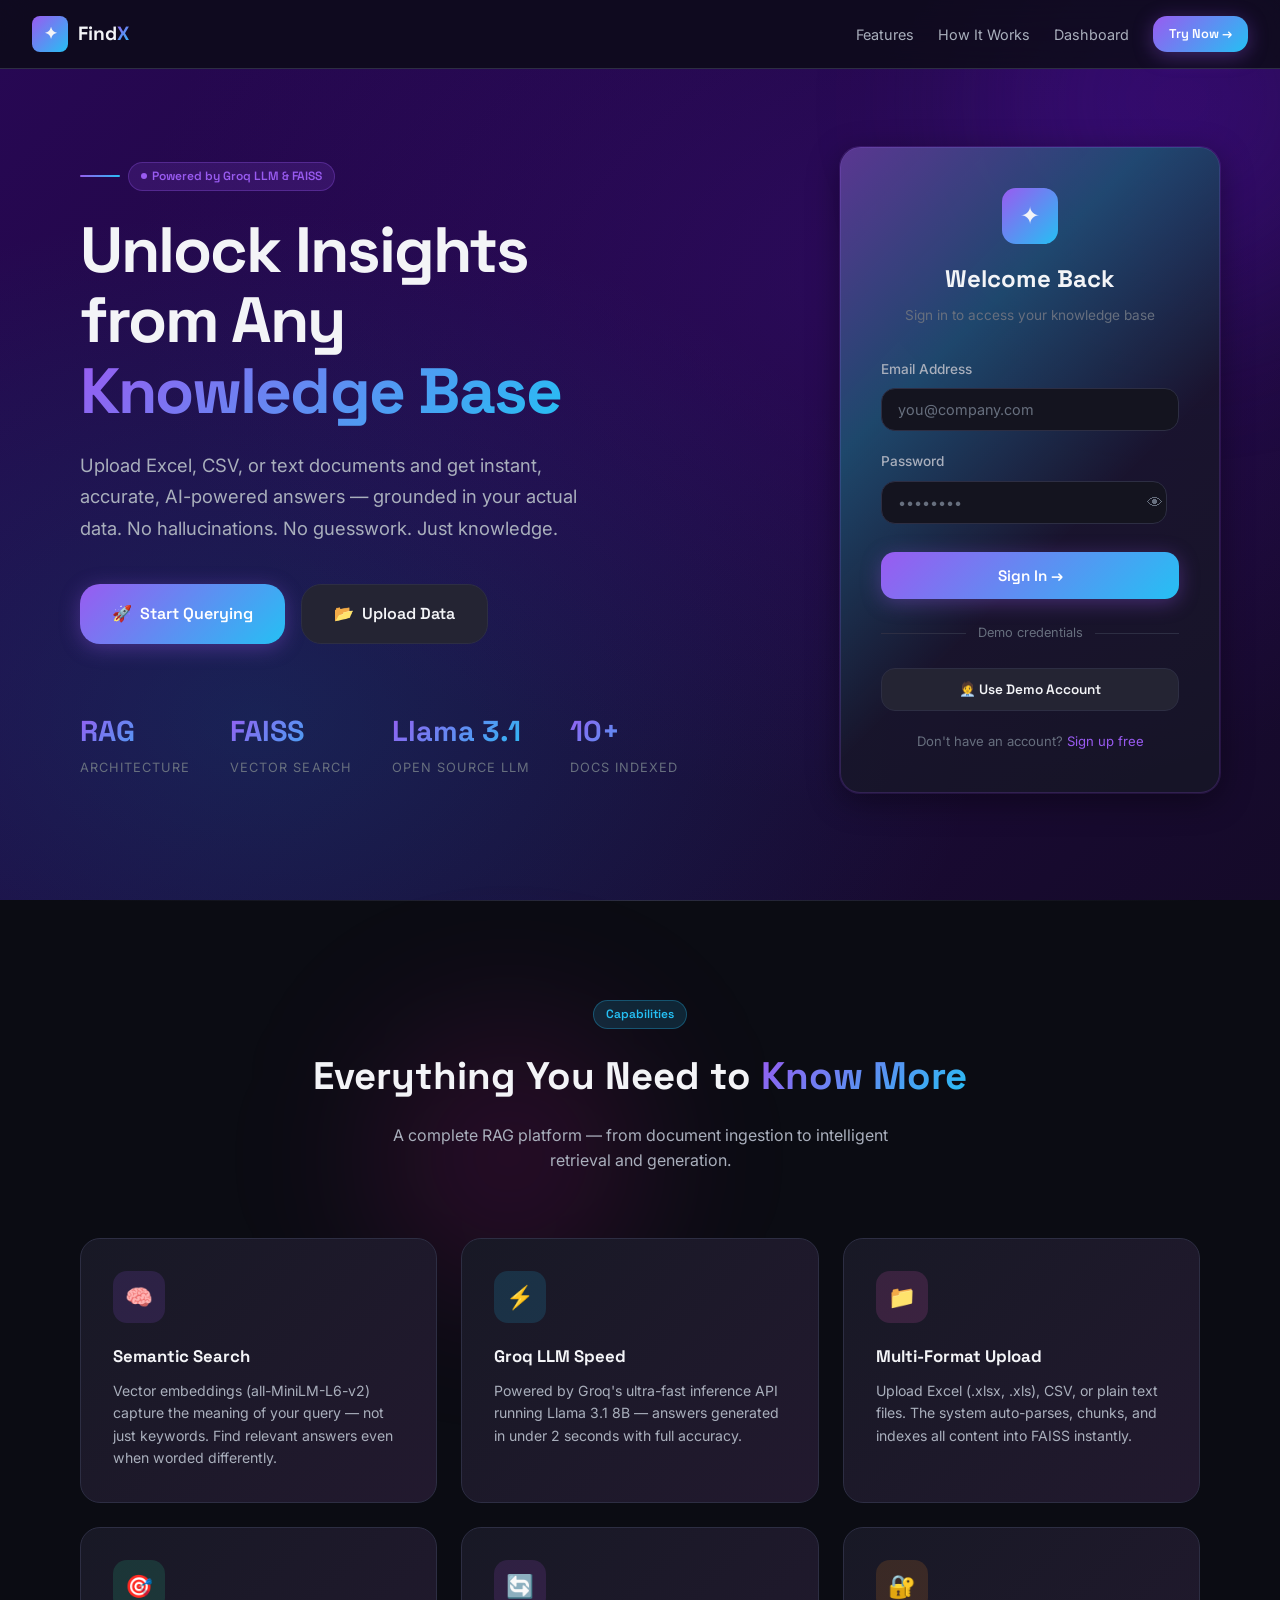
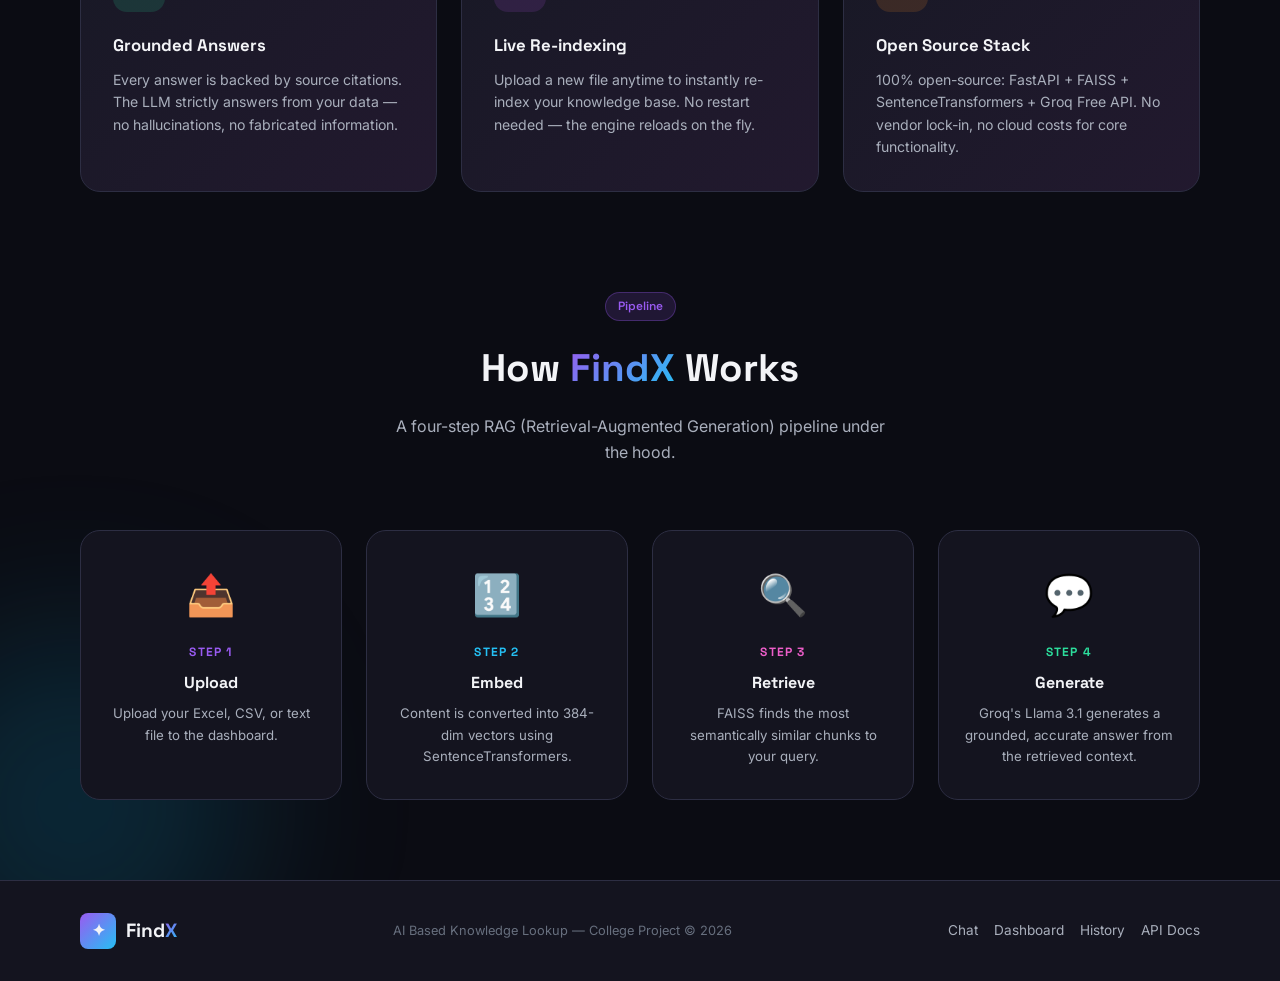
<file: frontend/index.html>
<!DOCTYPE html>
<html lang="en">
<head>
  <meta charset="UTF-8" />
  <meta name="viewport" content="width=device-width, initial-scale=1.0" />
  <title>FindX — AI Based Knowledge Lookup</title>
  <meta name="description" content="AI-powered knowledge retrieval platform. Upload documents and get instant, accurate answers powered by RAG and Groq LLM." />
  <link rel="stylesheet" href="css/styles.css" />
  <style>
    /* Gradient animated background */
    body { background: var(--bg-base); position: relative; }
    .hero-bg {
      position: fixed;
      inset: 0;
      background: var(--grad-hero);
      background-size: 300% 300%;
      animation: gradient-shift 12s ease infinite;
      z-index: 0;
    }
    .hero-bg::after {
      content: '';
      position: absolute;
      inset: 0;
      background: radial-gradient(ellipse at 70% 30%, hsla(265,84%,30%,0.35) 0%, transparent 60%),
                  radial-gradient(ellipse at 20% 80%, hsla(195,90%,30%,0.25) 0%, transparent 50%);
    }
    .page-wrap { position: relative; z-index: 1; }
    /* Input eye toggle */
    .input-eye {
      position: absolute;
      right: 16px; top: 50%;
      transform: translateY(-50%);
      background: none; border: none;
      color: var(--text-muted);
      cursor: pointer; font-size: 1rem;
      transition: var(--transition);
    }
    .input-eye:hover { color: var(--text-primary); }
    .form-input-wrap { position: relative; }
  </style>
</head>
<body>
  <div class="hero-bg"></div>
  <div class="orb orb-1"></div>
  <div class="orb orb-2"></div>
  <div class="orb orb-3"></div>

  <div class="page-wrap">
    <!-- ── Navigation ── -->
    <nav class="nav">
      <a href="/app/" class="nav-logo">
        <div class="nav-logo-icon">✦</div>
        <span>Find<span class="gradient-text">X</span></span>
      </a>
      <div class="nav-links">
        <a href="#features" class="nav-link">Features</a>
        <a href="#how-it-works" class="nav-link">How It Works</a>
        <a href="/app/dashboard" class="nav-link">Dashboard</a>
        <a href="/app/chat" class="btn btn-primary btn-sm" id="nav-try-btn">Try Now →</a>
      </div>
    </nav>

    <!-- ── Hero + Login ── -->
    <div class="hero-layout">
      <!-- Left: Hero Content -->
      <div class="hero-left">
        <div class="hero-kicker animate-fade-up">
          <div class="hero-kicker-line"></div>
          <span class="badge badge-violet badge-dot">Powered by Groq LLM &amp; FAISS</span>
        </div>

        <h1 class="hero-title animate-fade-up anim-delay-1">
          Unlock Insights<br />
          from Any<br />
          <span class="gradient-text">Knowledge Base</span>
        </h1>

        <p class="hero-subtitle animate-fade-up anim-delay-2">
          Upload Excel, CSV, or text documents and get instant, accurate,
          AI-powered answers — grounded in your actual data. No hallucinations.
          No guesswork. Just knowledge.
        </p>

        <div class="hero-actions animate-fade-up anim-delay-3">
          <a href="/app/chat" class="btn btn-primary btn-lg" id="hero-primary-btn">
            <span>🚀</span> Start Querying
          </a>
          <a href="/app/dashboard" class="btn btn-secondary btn-lg">
            <span>📂</span> Upload Data
          </a>
        </div>

        <div class="hero-stats animate-fade-up anim-delay-4">
          <div class="stat-item">
            <span class="stat-value">RAG</span>
            <span class="stat-label">Architecture</span>
          </div>
          <div class="stat-item">
            <span class="stat-value">FAISS</span>
            <span class="stat-label">Vector Search</span>
          </div>
          <div class="stat-item">
            <span class="stat-value">Llama 3.1</span>
            <span class="stat-label">Open Source LLM</span>
          </div>
          <div class="stat-item">
            <span class="stat-value" id="hero-doc-count">10+</span>
            <span class="stat-label">Docs Indexed</span>
          </div>
        </div>
      </div>

      <!-- Right: Login Card -->
      <div class="hero-right animate-fade-in anim-delay-2">
        <div class="glass-card login-card">
          <div class="login-header">
            <div class="login-logo">✦</div>
            <h2 class="login-title">Welcome Back</h2>
            <p class="login-subtitle">Sign in to access your knowledge base</p>
          </div>

          <form class="login-form" id="login-form" onsubmit="handleLogin(event)">
            <div class="form-group">
              <label class="form-label" for="email-input">Email Address</label>
              <input
                id="email-input"
                type="email"
                class="form-input"
                placeholder="you@company.com"
                required
                autocomplete="email"
              />
            </div>

            <div class="form-group">
              <label class="form-label" for="password-input">Password</label>
              <div class="form-input-wrap">
                <input
                  id="password-input"
                  type="password"
                  class="form-input"
                  placeholder="••••••••"
                  required
                  autocomplete="current-password"
                  style="padding-right: 44px;"
                />
                <button type="button" class="input-eye" onclick="togglePassword()" id="eye-btn">👁</button>
              </div>
            </div>

            <div id="login-error" style="display:none; color:hsl(0,80%,70%); font-size:0.82rem; text-align:center; padding: 8px; background: hsla(0,70%,50%,0.1); border-radius: var(--radius-sm); border: 1px solid hsla(0,70%,50%,0.3);">
            </div>

            <button type="submit" class="btn btn-primary login-btn" id="login-btn">
              Sign In → 
            </button>

            <div class="login-divider">
              <div class="login-divider-line"></div>
              <span class="login-divider-text">Demo credentials</span>
              <div class="login-divider-line"></div>
            </div>

            <button
              type="button"
              class="btn btn-secondary"
              style="width:100%; justify-content:center; font-size:0.85rem;"
              onclick="fillDemo()"
            >🧑‍💼 Use Demo Account</button>
          </form>

          <div class="login-footer">
            Don't have an account? <a href="#" onclick="fillDemo()">Sign up free</a>
          </div>
        </div>
      </div>
    </div>

    <!-- ── Features ── -->
    <section id="features" class="features-section">
      <div class="features-header animate-fade-up">
        <div style="margin-bottom:16px">
          <span class="badge badge-cyan">Capabilities</span>
        </div>
        <h2>Everything You Need to <span class="gradient-text">Know More</span></h2>
        <p>A complete RAG platform — from document ingestion to intelligent retrieval and generation.</p>
      </div>

      <div class="features-grid">
        <div class="feature-card animate-fade-up anim-delay-1">
          <div class="feature-icon feature-icon-violet">🧠</div>
          <h3 class="feature-title">Semantic Search</h3>
          <p class="feature-desc">Vector embeddings (all-MiniLM-L6-v2) capture the meaning of your query — not just keywords. Find relevant answers even when worded differently.</p>
        </div>
        <div class="feature-card animate-fade-up anim-delay-2">
          <div class="feature-icon feature-icon-cyan">⚡</div>
          <h3 class="feature-title">Groq LLM Speed</h3>
          <p class="feature-desc">Powered by Groq's ultra-fast inference API running Llama 3.1 8B — answers generated in under 2 seconds with full accuracy.</p>
        </div>
        <div class="feature-card animate-fade-up anim-delay-3">
          <div class="feature-icon feature-icon-pink">📁</div>
          <h3 class="feature-title">Multi-Format Upload</h3>
          <p class="feature-desc">Upload Excel (.xlsx, .xls), CSV, or plain text files. The system auto-parses, chunks, and indexes all content into FAISS instantly.</p>
        </div>
        <div class="feature-card animate-fade-up anim-delay-4">
          <div class="feature-icon feature-icon-emerald">🎯</div>
          <h3 class="feature-title">Grounded Answers</h3>
          <p class="feature-desc">Every answer is backed by source citations. The LLM strictly answers from your data — no hallucinations, no fabricated information.</p>
        </div>
        <div class="feature-card animate-fade-up anim-delay-5">
          <div class="feature-icon feature-icon-violet2">🔄</div>
          <h3 class="feature-title">Live Re-indexing</h3>
          <p class="feature-desc">Upload a new file anytime to instantly re-index your knowledge base. No restart needed — the engine reloads on the fly.</p>
        </div>
        <div class="feature-card animate-fade-up anim-delay-1">
          <div class="feature-icon feature-icon-orange">🔐</div>
          <h3 class="feature-title">Open Source Stack</h3>
          <p class="feature-desc">100% open-source: FastAPI + FAISS + SentenceTransformers + Groq Free API. No vendor lock-in, no cloud costs for core functionality.</p>
        </div>
      </div>
    </section>

    <!-- ── How It Works ── -->
    <section id="how-it-works" style="padding: 80px; padding-top: 0;">
      <div class="features-header animate-fade-up">
        <div style="margin-bottom:16px">
          <span class="badge badge-violet">Pipeline</span>
        </div>
        <h2>How <span class="gradient-text">FindX</span> Works</h2>
        <p>A four-step RAG (Retrieval-Augmented Generation) pipeline under the hood.</p>
      </div>
      <div style="display:grid; grid-template-columns: repeat(auto-fit, minmax(200px,1fr)); gap:24px; margin-top:40px;">
        <div style="text-align:center; padding:32px 24px; background:var(--bg-surface); border:1px solid var(--border); border-radius:var(--radius-lg);">
          <div style="font-size:2.5rem;margin-bottom:16px;">📤</div>
          <div style="font-family:var(--font-display);font-weight:700;font-size:0.75rem;text-transform:uppercase;letter-spacing:0.1em;color:var(--accent-violet);margin-bottom:8px;">Step 1</div>
          <h4 style="margin-bottom:8px;">Upload</h4>
          <p style="font-size:0.83rem;color:var(--text-secondary);">Upload your Excel, CSV, or text file to the dashboard.</p>
        </div>
        <div style="text-align:center; padding:32px 24px; background:var(--bg-surface); border:1px solid var(--border); border-radius:var(--radius-lg);">
          <div style="font-size:2.5rem;margin-bottom:16px;">🔢</div>
          <div style="font-family:var(--font-display);font-weight:700;font-size:0.75rem;text-transform:uppercase;letter-spacing:0.1em;color:var(--accent-cyan);margin-bottom:8px;">Step 2</div>
          <h4 style="margin-bottom:8px;">Embed</h4>
          <p style="font-size:0.83rem;color:var(--text-secondary);">Content is converted into 384-dim vectors using SentenceTransformers.</p>
        </div>
        <div style="text-align:center; padding:32px 24px; background:var(--bg-surface); border:1px solid var(--border); border-radius:var(--radius-lg);">
          <div style="font-size:2.5rem;margin-bottom:16px;">🔍</div>
          <div style="font-family:var(--font-display);font-weight:700;font-size:0.75rem;text-transform:uppercase;letter-spacing:0.1em;color:var(--accent-pink);margin-bottom:8px;">Step 3</div>
          <h4 style="margin-bottom:8px;">Retrieve</h4>
          <p style="font-size:0.83rem;color:var(--text-secondary);">FAISS finds the most semantically similar chunks to your query.</p>
        </div>
        <div style="text-align:center; padding:32px 24px; background:var(--bg-surface); border:1px solid var(--border); border-radius:var(--radius-lg);">
          <div style="font-size:2.5rem;margin-bottom:16px;">💬</div>
          <div style="font-family:var(--font-display);font-weight:700;font-size:0.75rem;text-transform:uppercase;letter-spacing:0.1em;color:var(--accent-emerald);margin-bottom:8px;">Step 4</div>
          <h4 style="margin-bottom:8px;">Generate</h4>
          <p style="font-size:0.83rem;color:var(--text-secondary);">Groq's Llama 3.1 generates a grounded, accurate answer from the retrieved context.</p>
        </div>
      </div>
    </section>

    <!-- ── Footer ── -->
    <footer style="border-top:1px solid var(--border); padding: 32px 80px; display:flex; align-items:center; justify-content:space-between; background:var(--bg-surface);">
      <div class="nav-logo" style="text-decoration:none; display:flex; align-items:center; gap:10px;">
        <div class="nav-logo-icon">✦</div>
        <span style="font-family:var(--font-display); font-weight:700;">Find<span class="gradient-text">X</span></span>
      </div>
      <div style="font-size:0.8rem; color:var(--text-muted);">AI Based Knowledge Lookup — College Project &copy; 2026</div>
      <div style="display:flex; gap:16px;">
        <a href="/app/chat" style="font-size:0.85rem; color:var(--text-secondary); text-decoration:none;">Chat</a>
        <a href="/app/dashboard" style="font-size:0.85rem; color:var(--text-secondary); text-decoration:none;">Dashboard</a>
        <a href="/app/history" style="font-size:0.85rem; color:var(--text-secondary); text-decoration:none;">History</a>
        <a href="http://localhost:8000/docs" target="_blank" style="font-size:0.85rem; color:var(--text-secondary); text-decoration:none;">API Docs</a>
      </div>
    </footer>
  </div>

  <script src="js/auth.js"></script>
  <script>
    // ── Login handler ─────────────────────────────────────────
    function handleLogin(e) {
      e.preventDefault();
      const email    = document.getElementById('email-input').value.trim();
      const password = document.getElementById('password-input').value;
      const errEl    = document.getElementById('login-error');
      const btn      = document.getElementById('login-btn');

      btn.textContent = 'Signing in…';
      btn.disabled = true;

      setTimeout(() => {
        const result = login(email, password);
        if (result.success) {
          btn.textContent = '✓ Redirecting…';
          const base = window.location.pathname.includes('/app/') ? '/app/' : '';
          window.location.href = '/app/chat';
        } else {
          errEl.textContent  = result.message;
          errEl.style.display = 'block';
          btn.textContent = 'Sign In →';
          btn.disabled = false;
        }
      }, 600);
    }

    function fillDemo() {
      document.getElementById('email-input').value    = 'demo@findx.io';
      document.getElementById('password-input').value = 'demo1234';
    }

    function togglePassword() {
      const inp = document.getElementById('password-input');
      const btn = document.getElementById('eye-btn');
      if (inp.type === 'password') { inp.type = 'text'; btn.textContent = '🙈'; }
      else { inp.type = 'password'; btn.textContent = '👁'; }
    }

    // If already logged in, show "Go to Chat" in nav
    const existingUser = getUser();
    if (existingUser) {
      document.getElementById('nav-try-btn').textContent = `Welcome back, ${existingUser.name.split(' ')[0]} →`;
      document.getElementById('hero-primary-btn').textContent = '🚀 Continue Chatting';
    }

    // Live doc count from health API
    fetch('http://localhost:8000/api/v1/health')
      .then(r => r.json())
      .then(j => {
        const count = j.data?.rag_engine?.document_count;
        if (count !== undefined) document.getElementById('hero-doc-count').textContent = count + '+';
      }).catch(() => {});
  </script>
</body>
</html>
</file>
<file: frontend/css/styles.css>
/* ═══════════════════════════════════════════════════════════
   FINDX CHATBOT — Premium Design System
   AI Based Knowledge Lookup
   ═══════════════════════════════════════════════════════════ */

@import url('https://fonts.googleapis.com/css2?family=Space+Grotesk:wght@300;400;500;600;700&family=Inter:wght@300;400;500;600&display=swap');

/* ── CSS Tokens ─────────────────────────────────────────── */
:root {
  /* Color Palette */
  --bg-base:       hsl(237, 25%, 6%);
  --bg-surface:    hsl(237, 22%, 10%);
  --bg-elevated:   hsl(237, 20%, 14%);
  --bg-card:       hsl(237, 18%, 17%);

  --accent-violet: hsl(265, 84%, 65%);
  --accent-cyan:   hsl(195, 90%, 55%);
  --accent-pink:   hsl(315, 80%, 65%);
  --accent-emerald:hsl(158, 72%, 52%);

  --text-primary:  hsl(220, 20%, 96%);
  --text-secondary:hsl(220, 12%, 70%);
  --text-muted:    hsl(220, 10%, 45%);

  --border:        hsl(237, 20%, 22%);
  --border-glow:   hsl(265, 84%, 45%);

  /* Gradients */
  --grad-hero:       linear-gradient(135deg, hsl(265,84%,18%) 0%, hsl(237,25%,6%) 50%, hsl(195,90%,12%) 100%);
  --grad-card:       linear-gradient(135deg, hsl(237,22%,12%) 0%, hsl(265,30%,14%) 100%);
  --grad-accent:     linear-gradient(135deg, var(--accent-violet), var(--accent-cyan));
  --grad-accent-alt: linear-gradient(135deg, var(--accent-pink),   var(--accent-violet));
  --grad-text:       linear-gradient(135deg, var(--accent-violet) 0%, var(--accent-cyan) 100%);

  /* Glassmorphism */
  --glass-bg:      hsla(237, 22%, 12%, 0.7);
  --glass-border:  hsla(265, 84%, 65%, 0.2);
  --glass-shadow:  0 8px 32px hsla(0,0%,0%,0.4), 0 0 0 1px var(--glass-border);

  /* Spacing & Shape */
  --radius-sm:  8px;
  --radius-md: 14px;
  --radius-lg: 20px;
  --radius-xl: 28px;

  /* Typography */
  --font-display: 'Space Grotesk', sans-serif;
  --font-body:    'Inter', sans-serif;

  /* Transitions */
  --transition: all 0.25s cubic-bezier(0.4, 0, 0.2, 1);
  --transition-slow: all 0.45s cubic-bezier(0.4, 0, 0.2, 1);
}

/* ── Reset & Base ───────────────────────────────────────── */
*, *::before, *::after { box-sizing: border-box; margin: 0; padding: 0; }

html { scroll-behavior: smooth; }

body {
  font-family: var(--font-body);
  background: var(--bg-base);
  color: var(--text-primary);
  line-height: 1.6;
  min-height: 100vh;
  overflow-x: hidden;
}

/* ── Scrollbar ──────────────────────────────────────────── */
::-webkit-scrollbar { width: 6px; }
::-webkit-scrollbar-track { background: var(--bg-surface); }
::-webkit-scrollbar-thumb { background: var(--border-glow); border-radius: 3px; }
::-webkit-scrollbar-thumb:hover { background: var(--accent-violet); }

/* ── Typography ─────────────────────────────────────────── */
h1,h2,h3,h4,h5 { font-family: var(--font-display); font-weight: 700; }

.gradient-text {
  background: var(--grad-text);
  -webkit-background-clip: text;
  background-clip: text;
  -webkit-text-fill-color: transparent;
}

/* ── Buttons ────────────────────────────────────────────── */
.btn {
  display: inline-flex;
  align-items: center;
  gap: 8px;
  padding: 12px 24px;
  border-radius: var(--radius-md);
  font-family: var(--font-display);
  font-weight: 600;
  font-size: 0.9rem;
  cursor: pointer;
  border: none;
  transition: var(--transition);
  text-decoration: none;
  position: relative;
  overflow: hidden;
}

.btn::before {
  content: '';
  position: absolute;
  inset: 0;
  background: rgba(255,255,255,0.08);
  opacity: 0;
  transition: var(--transition);
}
.btn:hover::before { opacity: 1; }

.btn-primary {
  background: var(--grad-accent);
  color: white;
  box-shadow: 0 4px 20px hsla(265,84%,65%,0.35);
}
.btn-primary:hover { transform: translateY(-2px); box-shadow: 0 8px 30px hsla(265,84%,65%,0.5); }

.btn-secondary {
  background: var(--bg-card);
  color: var(--text-primary);
  border: 1px solid var(--border);
}
.btn-secondary:hover { border-color: var(--accent-violet); transform: translateY(-2px); }

.btn-ghost {
  background: transparent;
  color: var(--text-secondary);
  border: 1px solid transparent;
}
.btn-ghost:hover { background: var(--bg-card); color: var(--text-primary); }

.btn-lg { padding: 16px 32px; font-size: 1rem; border-radius: var(--radius-lg); }
.btn-sm { padding: 8px 16px; font-size: 0.8rem; }
.btn-icon { padding: 10px; border-radius: var(--radius-sm); }

/* ── Glass Card ─────────────────────────────────────────── */
.glass-card {
  background: var(--glass-bg);
  border: 1px solid var(--glass-border);
  border-radius: var(--radius-lg);
  backdrop-filter: blur(20px);
  -webkit-backdrop-filter: blur(20px);
  box-shadow: var(--glass-shadow);
}

/* ── Form Elements ──────────────────────────────────────── */
.form-group { display: flex; flex-direction: column; gap: 8px; }
.form-label { font-size: 0.85rem; font-weight: 500; color: var(--text-secondary); }

.form-input {
  padding: 12px 16px;
  background: var(--bg-surface);
  border: 1px solid var(--border);
  border-radius: var(--radius-md);
  color: var(--text-primary);
  font-family: var(--font-body);
  font-size: 0.9rem;
  transition: var(--transition);
  outline: none;
}
.form-input:focus { border-color: var(--accent-violet); box-shadow: 0 0 0 3px hsla(265,84%,65%,0.2); }
.form-input::placeholder { color: var(--text-muted); }

/* ── Badge ──────────────────────────────────────────────── */
.badge {
  display: inline-flex;
  align-items: center;
  gap: 5px;
  padding: 4px 12px;
  border-radius: 100px;
  font-size: 0.75rem;
  font-weight: 600;
  font-family: var(--font-display);
}
.badge-violet { background: hsla(265,84%,65%,0.15); color: var(--accent-violet); border: 1px solid hsla(265,84%,65%,0.3); }
.badge-cyan   { background: hsla(195,90%,55%,0.15); color: var(--accent-cyan);   border: 1px solid hsla(195,90%,55%,0.3); }
.badge-emerald{ background: hsla(158,72%,52%,0.15); color: var(--accent-emerald);border: 1px solid hsla(158,72%,52%,0.3); }
.badge-pink   { background: hsla(315,80%,65%,0.15); color: var(--accent-pink);   border: 1px solid hsla(315,80%,65%,0.3); }
.badge-dot::before { content: ''; display: inline-block; width: 6px; height: 6px; border-radius: 50%; background: currentColor; }

/* ── Animated Orbs (background decoration) ─────────────── */
.orb {
  position: absolute;
  border-radius: 50%;
  filter: blur(80px);
  pointer-events: none;
  z-index: 0;
  animation: orb-float 8s ease-in-out infinite alternate;
}
.orb-1 { width: 400px; height: 400px; background: hsla(265,84%,45%,0.25); top: -100px; right: -100px; }
.orb-2 { width: 350px; height: 350px; background: hsla(195,90%,40%,0.2);  bottom: 0; left: -100px; animation-delay: -4s; }
.orb-3 { width: 250px; height: 250px; background: hsla(315,80%,50%,0.15); top: 40%; left: 30%; animation-delay: -2s; }

@keyframes orb-float {
  from { transform: translate(0, 0) scale(1); }
  to   { transform: translate(30px, -30px) scale(1.1); }
}

/* ── Animations ─────────────────────────────────────────── */
@keyframes fade-in-up {
  from { opacity: 0; transform: translateY(24px); }
  to   { opacity: 1; transform: translateY(0); }
}
@keyframes fade-in {
  from { opacity: 0; }
  to   { opacity: 1; }
}
@keyframes shimmer {
  0%   { background-position: -400px 0; }
  100% { background-position: 400px 0; }
}
@keyframes pulse-ring {
  0%   { transform: scale(0.8); opacity: 1; }
  100% { transform: scale(1.8); opacity: 0; }
}
@keyframes typing-dot {
  0%, 80%, 100% { transform: scale(0.7); opacity: 0.4; }
  40%            { transform: scale(1.1); opacity: 1; }
}
@keyframes gradient-shift {
  0%,100% { background-position: 0% 50%; }
  50%      { background-position: 100% 50%; }
}
@keyframes spin { to { transform: rotate(360deg); } }
@keyframes slide-in-right {
  from { opacity: 0; transform: translateX(20px); }
  to   { opacity: 1; transform: translateX(0); }
}
@keyframes slide-in-left {
  from { opacity: 0; transform: translateX(-20px); }
  to   { opacity: 1; transform: translateX(0); }
}

.animate-fade-up { animation: fade-in-up 0.5s ease both; }
.animate-fade-in { animation: fade-in 0.5s ease both; }
.anim-delay-1 { animation-delay: 0.1s; }
.anim-delay-2 { animation-delay: 0.2s; }
.anim-delay-3 { animation-delay: 0.3s; }
.anim-delay-4 { animation-delay: 0.4s; }
.anim-delay-5 { animation-delay: 0.5s; }

/* ══════════════════════════════════════════════════════════
   LANDING / LOGIN PAGE  (index.html)
   ══════════════════════════════════════════════════════════ */

/* Navbar */
.nav {
  position: fixed;
  top: 0; left: 0; right: 0;
  z-index: 100;
  padding: 16px 32px;
  display: flex;
  align-items: center;
  justify-content: space-between;
  background: hsla(237,25%,6%,0.8);
  backdrop-filter: blur(20px);
  border-bottom: 1px solid var(--border);
}
.nav-logo {
  display: flex;
  align-items: center;
  gap: 10px;
  font-family: var(--font-display);
  font-weight: 700;
  font-size: 1.2rem;
  color: var(--text-primary);
  text-decoration: none;
}
.nav-logo-icon {
  width: 36px; height: 36px;
  background: var(--grad-accent);
  border-radius: var(--radius-sm);
  display: flex; align-items: center; justify-content: center;
  font-size: 1rem;
}
.nav-links { display: flex; gap: 24px; align-items: center; }
.nav-link { color: var(--text-secondary); text-decoration: none; font-size: 0.9rem; transition: var(--transition); }
.nav-link:hover { color: var(--text-primary); }

/* Hero Layout */
.hero-layout {
  min-height: 100vh;
  display: grid;
  grid-template-columns: 1fr 480px;
  gap: 0;
  position: relative;
  overflow: hidden;
}

.hero-left {
  display: flex;
  flex-direction: column;
  justify-content: center;
  padding: 120px 80px 80px 80px;
  position: relative;
  z-index: 1;
}

.hero-kicker {
  display: flex;
  align-items: center;
  gap: 8px;
  margin-bottom: 24px;
}
.hero-kicker-line {
  width: 40px; height: 2px;
  background: var(--grad-accent);
  border-radius: 2px;
}

.hero-title {
  font-size: clamp(2.8rem, 5vw, 4.2rem);
  line-height: 1.1;
  margin-bottom: 24px;
  letter-spacing: -0.03em;
}

.hero-subtitle {
  font-size: 1.15rem;
  color: var(--text-secondary);
  max-width: 520px;
  margin-bottom: 40px;
  line-height: 1.7;
}

.hero-actions { display: flex; gap: 16px; flex-wrap: wrap; margin-bottom: 64px; }

.hero-stats {
  display: flex;
  gap: 40px;
}
.stat-item { display: flex; flex-direction: column; gap: 4px; }
.stat-value {
  font-family: var(--font-display);
  font-size: 1.8rem;
  font-weight: 700;
  background: var(--grad-text);
  -webkit-background-clip: text;
  background-clip: text;
  -webkit-text-fill-color: transparent;
}
.stat-label { font-size: 0.8rem; color: var(--text-muted); text-transform: uppercase; letter-spacing: 0.08em; }

/* Hero Right Panel */
.hero-right {
  display: flex;
  align-items: center;
  justify-content: center;
  padding: 120px 60px 80px 40px;
  position: relative;
  z-index: 1;
}

/* Login Card */
.login-card {
  width: 100%;
  max-width: 420px;
  padding: 40px;
  position: relative;
}
.login-card::before {
  content: '';
  position: absolute;
  inset: -1px;
  border-radius: calc(var(--radius-lg) + 1px);
  background: linear-gradient(135deg, hsla(265,84%,65%,0.5), hsla(195,90%,55%,0.3), transparent 60%);
  z-index: -1;
}

.login-header { text-align: center; margin-bottom: 32px; }
.login-logo { width: 56px; height: 56px; background: var(--grad-accent); border-radius: var(--radius-md); display: flex; align-items: center; justify-content: center; font-size: 1.5rem; margin: 0 auto 16px; }
.login-title { font-size: 1.5rem; margin-bottom: 6px; }
.login-subtitle { font-size: 0.85rem; color: var(--text-muted); }

.login-form { display: flex; flex-direction: column; gap: 20px; }
.login-btn { width: 100%; justify-content: center; padding: 14px; font-size: 0.95rem; margin-top: 8px; }

.login-divider { display: flex; align-items: center; gap: 12px; margin: 4px 0; }
.login-divider-line { flex: 1; height: 1px; background: var(--border); }
.login-divider-text { font-size: 0.8rem; color: var(--text-muted); }

.login-footer { text-align: center; margin-top: 20px; font-size: 0.82rem; color: var(--text-muted); }
.login-footer a { color: var(--accent-violet); text-decoration: none; }
.login-footer a:hover { text-decoration: underline; }

/* Feature Grid */
.features-section { padding: 100px 80px; position: relative; }
.features-section::before { content: ''; position: absolute; top: 0; left: 80px; right: 80px; height: 1px; background: linear-gradient(90deg, transparent, var(--border), transparent); }

.features-header { text-align: center; margin-bottom: 64px; }
.features-header h2 { font-size: 2.4rem; margin-bottom: 16px; }
.features-header p { color: var(--text-secondary); max-width: 500px; margin: 0 auto; }

.features-grid {
  display: grid;
  grid-template-columns: repeat(auto-fit, minmax(280px, 1fr));
  gap: 24px;
}

.feature-card {
  padding: 32px;
  background: var(--grad-card);
  border: 1px solid var(--border);
  border-radius: var(--radius-lg);
  transition: var(--transition);
  position: relative;
  overflow: hidden;
}
.feature-card::before {
  content: '';
  position: absolute;
  top: 0; left: 0; right: 0;
  height: 2px;
  background: var(--grad-accent);
  transform: scaleX(0);
  transition: var(--transition);
}
.feature-card:hover { transform: translateY(-6px); border-color: var(--border-glow); box-shadow: 0 20px 50px hsla(0,0%,0%,0.3); }
.feature-card:hover::before { transform: scaleX(1); }

.feature-icon {
  width: 52px; height: 52px;
  border-radius: var(--radius-md);
  display: flex; align-items: center; justify-content: center;
  font-size: 1.4rem;
  margin-bottom: 20px;
}
.feature-icon-violet { background: hsla(265,84%,65%,0.15); }
.feature-icon-cyan   { background: hsla(195,90%,55%,0.15); }
.feature-icon-pink   { background: hsla(315,80%,65%,0.15); }
.feature-icon-emerald{ background: hsla(158,72%,52%,0.15); }
.feature-icon-violet2{ background: hsla(280,70%,60%,0.15); }
.feature-icon-orange { background: hsla(30,90%,55%,0.15);  }

.feature-title { font-size: 1.05rem; margin-bottom: 10px; }
.feature-desc { font-size: 0.88rem; color: var(--text-secondary); line-height: 1.6; }

/* ══════════════════════════════════════════════════════════
   CHAT PAGE  (chat.html)
   ══════════════════════════════════════════════════════════ */

.chat-layout {
  display: flex;
  height: 100vh;
  overflow: hidden;
}

/* Sidebar */
.chat-sidebar {
  width: 280px;
  min-width: 280px;
  background: var(--bg-surface);
  border-right: 1px solid var(--border);
  display: flex;
  flex-direction: column;
  overflow: hidden;
}

.sidebar-header {
  padding: 20px;
  border-bottom: 1px solid var(--border);
  display: flex;
  align-items: center;
  justify-content: space-between;
}

.sidebar-logo {
  display: flex;
  align-items: center;
  gap: 10px;
  font-family: var(--font-display);
  font-weight: 700;
  font-size: 1rem;
  text-decoration: none;
  color: var(--text-primary);
}
.sidebar-logo-icon {
  width: 32px; height: 32px;
  background: var(--grad-accent);
  border-radius: var(--radius-sm);
  display: flex; align-items: center; justify-content: center;
  font-size: 0.9rem;
}

.new-chat-btn { width: 100%; margin: 16px 0 8px; justify-content: center; }

.sidebar-section-title {
  padding: 8px 20px;
  font-size: 0.72rem;
  font-weight: 600;
  text-transform: uppercase;
  letter-spacing: 0.1em;
  color: var(--text-muted);
}

.chat-history { flex: 1; overflow-y: auto; padding: 0 12px; }

.chat-history-item {
  display: flex;
  align-items: center;
  gap: 10px;
  padding: 10px 12px;
  border-radius: var(--radius-sm);
  cursor: pointer;
  transition: var(--transition);
  margin-bottom: 2px;
}
.chat-history-item:hover { background: var(--bg-elevated); }
.chat-history-item.active { background: hsla(265,84%,65%,0.15); }
.history-icon { opacity: 0.5; font-size: 0.9rem; }
.history-text { font-size: 0.82rem; color: var(--text-secondary); white-space: nowrap; overflow: hidden; text-overflow: ellipsis; }

/* Suggestions in sidebar */
.quick-prompts { padding: 12px; }
.quick-prompt-chip {
  display: flex;
  align-items: center;
  gap: 8px;
  padding: 8px 12px;
  background: var(--bg-elevated);
  border: 1px solid var(--border);
  border-radius: var(--radius-sm);
  cursor: pointer;
  transition: var(--transition);
  margin-bottom: 8px;
  font-size: 0.82rem;
  color: var(--text-secondary);
  text-align: left;
  width: 100%;
}
.quick-prompt-chip:hover { background: var(--bg-card); border-color: var(--accent-violet); color: var(--text-primary); }

.sidebar-footer {
  padding: 16px 20px;
  border-top: 1px solid var(--border);
}
.user-profile {
  display: flex;
  align-items: center;
  gap: 10px;
  padding: 8px;
  border-radius: var(--radius-sm);
  transition: var(--transition);
  cursor: pointer;
}
.user-profile:hover { background: var(--bg-elevated); }
.user-avatar {
  width: 36px; height: 36px;
  border-radius: 50%;
  background: var(--grad-accent);
  display: flex; align-items: center; justify-content: center;
  font-weight: 700;
  font-size: 0.9rem;
}
.user-name { font-size: 0.85rem; font-weight: 600; }
.user-role { font-size: 0.72rem; color: var(--text-muted); }

/* Chat Main */
.chat-main {
  flex: 1;
  display: flex;
  flex-direction: column;
  overflow: hidden;
  position: relative;
}

.chat-header {
  padding: 16px 24px;
  border-bottom: 1px solid var(--border);
  display: flex;
  align-items: center;
  justify-content: space-between;
  background: var(--bg-surface);
}
.chat-header-title { font-size: 1rem; font-weight: 600; }
.chat-header-status { display: flex; align-items: center; gap: 6px; font-size: 0.8rem; color: var(--accent-emerald); }
.status-dot { width: 7px; height: 7px; border-radius: 50%; background: var(--accent-emerald); position: relative; }
.status-dot::after { content:''; position:absolute; inset:-2px; border-radius:50%; background:var(--accent-emerald); opacity:0.4; animation: pulse-ring 1.8s ease-out infinite; }

.header-actions { display: flex; gap: 8px; }

/* Messages Area */
.messages-area {
  flex: 1;
  overflow-y: auto;
  padding: 24px;
  display: flex;
  flex-direction: column;
  gap: 24px;
  scroll-behavior: smooth;
}

/* Welcome state */
.chat-welcome {
  display: flex;
  flex-direction: column;
  align-items: center;
  justify-content: center;
  height: 100%;
  text-align: center;
  gap: 24px;
  padding: 40px;
}
.welcome-icon { font-size: 3.5rem; margin-bottom: 8px; }
.welcome-title { font-size: 1.8rem; }
.welcome-subtitle { color: var(--text-secondary); max-width: 420px; }
.welcome-chips { display: flex; flex-wrap: wrap; gap: 10px; justify-content: center; margin-top: 8px; }
.welcome-chip {
  padding: 10px 18px;
  background: var(--bg-elevated);
  border: 1px solid var(--border);
  border-radius: 100px;
  font-size: 0.84rem;
  cursor: pointer;
  transition: var(--transition);
  color: var(--text-secondary);
}
.welcome-chip:hover { background: var(--bg-card); border-color: var(--accent-violet); color: var(--text-primary); }

/* Message Bubbles */
.message { display: flex; gap: 14px; max-width: 820px; }
.message.user { flex-direction: row-reverse; margin-left: auto; }

.message-avatar {
  width: 36px; height: 36px; min-width: 36px;
  border-radius: 50%;
  display: flex; align-items: center; justify-content: center;
  font-size: 0.9rem;
  font-weight: 700;
}
.message.ai    .message-avatar { background: var(--grad-accent); }
.message.user  .message-avatar { background: var(--grad-accent-alt); }

.message-content { display: flex; flex-direction: column; gap: 8px; max-width: calc(100% - 50px); }

.message-bubble {
  padding: 16px 20px;
  border-radius: var(--radius-lg);
  font-size: 0.9rem;
  line-height: 1.7;
}
.message.ai .message-bubble {
  background: var(--bg-elevated);
  border: 1px solid var(--border);
  border-top-left-radius: var(--radius-sm);
  animation: slide-in-left 0.3s ease;
}
.message.user .message-bubble {
  background: hsla(265,84%,65%,0.2);
  border: 1px solid hsla(265,84%,65%,0.3);
  border-top-right-radius: var(--radius-sm);
  animation: slide-in-right 0.3s ease;
}

.message-time { font-size: 0.72rem; color: var(--text-muted); }
.message.user .message-time { text-align: right; }

/* Sources Panel */
.sources-panel {
  background: var(--bg-surface);
  border: 1px solid var(--border);
  border-radius: var(--radius-md);
  overflow: hidden;
}
.sources-toggle {
  display: flex;
  align-items: center;
  justify-content: space-between;
  padding: 10px 14px;
  cursor: pointer;
  font-size: 0.8rem;
  font-weight: 600;
  color: var(--text-secondary);
  transition: var(--transition);
}
.sources-toggle:hover { background: var(--bg-elevated); color: var(--text-primary); }
.sources-toggle-icon { font-size: 0.75rem; transition: var(--transition); }
.sources-panel.open .sources-toggle-icon { transform: rotate(180deg); }
.sources-list { display: none; padding: 0 14px 12px; flex-direction: column; gap: 8px; }
.sources-panel.open .sources-list { display: flex; }

.source-item {
  padding: 10px 12px;
  background: var(--bg-elevated);
  border: 1px solid var(--border);
  border-radius: var(--radius-sm);
  font-size: 0.8rem;
  color: var(--text-secondary);
}
.source-item-id { font-weight: 600; color: var(--accent-cyan); font-size: 0.75rem; margin-bottom: 4px; }

/* Typing indicator */
.typing-indicator {
  display: flex;
  align-items: center;
  gap: 14px;
  max-width: 820px;
}
.typing-bubble {
  background: var(--bg-elevated);
  border: 1px solid var(--border);
  border-radius: var(--radius-lg);
  border-top-left-radius: var(--radius-sm);
  padding: 14px 20px;
  display: flex;
  gap: 5px;
  align-items: center;
}
.typing-dot {
  width: 8px; height: 8px;
  border-radius: 50%;
  background: var(--accent-violet);
  animation: typing-dot 1.4s ease-in-out infinite;
}
.typing-dot:nth-child(2) { animation-delay: 0.2s; background: var(--accent-cyan); }
.typing-dot:nth-child(3) { animation-delay: 0.4s; background: var(--accent-pink); }

/* Input Area */
.chat-input-area {
  padding: 16px 24px 24px;
  background: var(--bg-surface);
  border-top: 1px solid var(--border);
}

.input-box {
  display: flex;
  align-items: flex-end;
  gap: 12px;
  background: var(--bg-elevated);
  border: 1px solid var(--border);
  border-radius: var(--radius-xl);
  padding: 8px 8px 8px 20px;
  transition: var(--transition);
}
.input-box:focus-within { border-color: var(--accent-violet); box-shadow: 0 0 0 3px hsla(265,84%,65%,0.15); }

.chat-textarea {
  flex: 1;
  background: none;
  border: none;
  outline: none;
  color: var(--text-primary);
  font-family: var(--font-body);
  font-size: 0.9rem;
  resize: none;
  min-height: 24px;
  max-height: 120px;
  padding: 8px 0;
  line-height: 1.5;
}
.chat-textarea::placeholder { color: var(--text-muted); }

.input-actions { display: flex; align-items: center; gap: 6px; }

.send-btn {
  width: 40px; height: 40px;
  border-radius: 50%;
  background: var(--grad-accent);
  border: none;
  cursor: pointer;
  display: flex; align-items: center; justify-content: center;
  font-size: 0.9rem;
  color: white;
  transition: var(--transition);
  flex-shrink: 0;
}
.send-btn:hover { transform: scale(1.1); box-shadow: 0 4px 15px hsla(265,84%,65%,0.4); }
.send-btn:disabled { opacity: 0.4; cursor: not-allowed; transform: none; }

.input-hint { text-align: center; font-size: 0.72rem; color: var(--text-muted); margin-top: 10px; }

/* ══════════════════════════════════════════════════════════
   DASHBOARD PAGE  (dashboard.html)
   ══════════════════════════════════════════════════════════ */

.dashboard-layout { display: flex; min-height: 100vh; }

.dashboard-sidebar {
  width: 240px;
  min-width: 240px;
  background: var(--bg-surface);
  border-right: 1px solid var(--border);
  padding: 20px;
  display: flex;
  flex-direction: column;
}

.dash-nav-links { display: flex; flex-direction: column; gap: 4px; margin-top: 24px; flex: 1; }
.dash-nav-item {
  display: flex;
  align-items: center;
  gap: 10px;
  padding: 10px 12px;
  border-radius: var(--radius-sm);
  text-decoration: none;
  color: var(--text-secondary);
  font-size: 0.88rem;
  font-weight: 500;
  transition: var(--transition);
}
.dash-nav-item:hover { background: var(--bg-elevated); color: var(--text-primary); }
.dash-nav-item.active { background: hsla(265,84%,65%,0.15); color: var(--accent-violet); }

.dashboard-main { flex: 1; overflow-y: auto; padding: 32px; }

.dashboard-header { margin-bottom: 32px; }
.dashboard-header h1 { font-size: 1.8rem; margin-bottom: 4px; }
.dashboard-header p { color: var(--text-secondary); font-size: 0.9rem; }

/* Stats Grid */
.stats-grid { display: grid; grid-template-columns: repeat(auto-fit, minmax(200px, 1fr)); gap: 20px; margin-bottom: 32px; }

.stat-card {
  padding: 24px;
  background: var(--grad-card);
  border: 1px solid var(--border);
  border-radius: var(--radius-lg);
  transition: var(--transition);
  position: relative;
  overflow: hidden;
}
.stat-card:hover { transform: translateY(-3px); border-color: var(--border-glow); }
.stat-card::after {
  content: '';
  position: absolute;
  bottom: 0; left: 0; right: 0;
  height: 3px;
}
.stat-card.violet::after { background: var(--grad-accent); }
.stat-card.cyan::after   { background: linear-gradient(90deg, var(--accent-cyan), var(--accent-emerald)); }
.stat-card.pink::after   { background: var(--grad-accent-alt); }
.stat-card.emerald::after{ background: linear-gradient(90deg, var(--accent-emerald), var(--accent-cyan)); }

.stat-card-icon { font-size: 1.5rem; margin-bottom: 12px; }
.stat-card-value { font-family: var(--font-display); font-size: 2rem; font-weight: 700; margin-bottom: 4px; }
.stat-card-label { font-size: 0.82rem; color: var(--text-muted); text-transform: uppercase; letter-spacing: 0.06em; }

/* Upload Zone */
.upload-section { margin-bottom: 32px; }
.section-title { font-size: 1.1rem; font-weight: 700; margin-bottom: 16px; display: flex; align-items: center; gap: 10px; }

.upload-zone {
  border: 2px dashed var(--border);
  border-radius: var(--radius-lg);
  padding: 60px 40px;
  text-align: center;
  cursor: pointer;
  transition: var(--transition);
  background: var(--bg-surface);
  position: relative;
}
.upload-zone:hover, .upload-zone.drag-over {
  border-color: var(--accent-violet);
  background: hsla(265,84%,65%,0.05);
}
.upload-zone-icon { font-size: 3rem; margin-bottom: 16px; opacity: 0.7; }
.upload-zone-title { font-size: 1rem; font-weight: 600; margin-bottom: 8px; }
.upload-zone-subtitle { font-size: 0.85rem; color: var(--text-muted); margin-bottom: 20px; }
.upload-zone-formats { display: flex; gap: 8px; justify-content: center; flex-wrap: wrap; }

#file-input { display: none; }

/* Upload status */
.upload-status {
  display: none;
  margin-top: 16px;
  padding: 16px 20px;
  border-radius: var(--radius-md);
  border: 1px solid;
  font-size: 0.88rem;
}
.upload-status.success { background: hsla(158,72%,52%,0.1); border-color: hsla(158,72%,52%,0.3); color: var(--accent-emerald); }
.upload-status.error   { background: hsla(0,80%,60%,0.1);  border-color: hsla(0,80%,60%,0.3);  color: hsl(0,80%,70%); }
.upload-status.loading { background: hsla(265,84%,65%,0.1); border-color: hsla(265,84%,65%,0.3); color: var(--accent-violet); }

/* Knowledge Base Info */
.kb-info-card {
  padding: 24px;
  background: var(--grad-card);
  border: 1px solid var(--border);
  border-radius: var(--radius-lg);
  margin-bottom: 32px;
}
.kb-info-header { display: flex; align-items: center; justify-content: space-between; margin-bottom: 16px; }
.kb-info-items { display: flex; gap: 32px; }
.kb-info-item { display: flex; flex-direction: column; gap: 4px; }

/* History Table */
.history-table-wrap { overflow-x: auto; }
.history-table {
  width: 100%;
  border-collapse: collapse;
  font-size: 0.85rem;
}
.history-table th {
  padding: 12px 16px;
  text-align: left;
  font-size: 0.75rem;
  font-weight: 600;
  text-transform: uppercase;
  letter-spacing: 0.08em;
  color: var(--text-muted);
  border-bottom: 1px solid var(--border);
}
.history-table td {
  padding: 14px 16px;
  border-bottom: 1px solid var(--border);
  color: var(--text-secondary);
}
.history-table tr:last-child td { border-bottom: none; }
.history-table tr:hover td { background: var(--bg-elevated); color: var(--text-primary); }
.history-table .query-cell { font-weight: 500; color: var(--text-primary); max-width: 300px; }

/* Loading Spinner */
.spinner {
  width: 20px; height: 20px;
  border: 2px solid var(--border);
  border-top-color: var(--accent-violet);
  border-radius: 50%;
  animation: spin 0.7s linear infinite;
  display: inline-block;
}

/* Toast Notifications */
.toast-container { position: fixed; bottom: 24px; right: 24px; z-index: 1000; display: flex; flex-direction: column; gap: 10px; }
.toast {
  padding: 14px 20px;
  border-radius: var(--radius-md);
  border: 1px solid;
  font-size: 0.88rem;
  min-width: 240px;
  display: flex;
  align-items: center;
  gap: 10px;
  animation: slide-in-right 0.3s ease;
  backdrop-filter: blur(20px);
}
.toast.success { background: hsla(158,72%,10%,0.95); border-color: hsla(158,72%,52%,0.4); color: var(--accent-emerald); }
.toast.error   { background: hsla(0,70%,10%,0.95);   border-color: hsla(0,70%,60%,0.4);   color: hsl(0,80%,70%); }
.toast.info    { background: hsla(265,50%,10%,0.95); border-color: hsla(265,84%,65%,0.4); color: var(--accent-violet); }

/* ── Responsive ─────────────────────────────────────────── */
@media (max-width: 1024px) {
  .hero-layout { grid-template-columns: 1fr; }
  .hero-left { padding: 100px 40px 40px; }
  .hero-right { padding: 40px; }
  .hero-stats { flex-wrap: wrap; gap: 24px; }
  .features-section { padding: 80px 40px; }
}

/* ══════════════════════════════════════════════════════════
   ENHANCED CHAT STYLES (v2)
   ══════════════════════════════════════════════════════════ */

/* AI Avatar */
.ai-avatar {
  background: var(--grad-accent) !important;
  color: white;
}
.user-avatar-msg { background: var(--grad-accent-alt); }

/* AI Label */
.ai-label {
  font-size: 0.72rem;
  font-weight: 700;
  font-family: var(--font-display);
  text-transform: uppercase;
  letter-spacing: 0.08em;
  background: var(--grad-text);
  -webkit-background-clip: text;
  background-clip: text;
  -webkit-text-fill-color: transparent;
}

/* Response Meta Chips */
.response-meta {
  display: flex;
  flex-wrap: wrap;
  gap: 8px;
  margin-top: 2px;
}
.meta-chip {
  display: inline-flex;
  align-items: center;
  gap: 4px;
  padding: 4px 10px;
  background: var(--bg-surface);
  border: 1px solid var(--border);
  border-radius: 100px;
  font-size: 0.7rem;
  font-weight: 500;
  color: var(--text-muted);
  font-family: var(--font-display);
}
.meta-chip svg { opacity: 0.6; }
.meta-model { color: var(--accent-cyan); border-color: hsla(195,90%,55%,0.3); }
.meta-copy {
  cursor: pointer;
  transition: var(--transition);
  border: 1px solid var(--border);
  background: var(--bg-surface);
}
.meta-copy:hover {
  background: var(--bg-elevated);
  color: var(--accent-violet);
  border-color: hsla(265,84%,65%,0.4);
}

/* Streaming Cursor */
@keyframes blink-cursor {
  0%, 49% { opacity: 1; }
  50%, 100% { opacity: 0; }
}
.streaming-cursor {
  display: inline-block;
  width: 2px;
  height: 1em;
  background: var(--accent-violet);
  margin-left: 2px;
  vertical-align: text-bottom;
  animation: blink-cursor 0.8s infinite;
}

/* Send Spinner */
.send-spinner {
  width: 18px;
  height: 18px;
  border: 2px solid rgba(255,255,255,0.3);
  border-top-color: white;
  border-radius: 50%;
  animation: spin 0.7s linear infinite;
}

/* Enhanced Typing Indicator */
.typing-bubble {
  flex-direction: column;
  gap: 6px !important;
  padding: 12px 20px !important;
}
.typing-label {
  font-size: 0.72rem;
  font-weight: 600;
  color: var(--text-muted);
  font-family: var(--font-display);
  letter-spacing: 0.04em;
}
.typing-dots { display: flex; gap: 5px; }

/* Source item enhancements */
.source-header {
  display: flex;
  align-items: center;
  justify-content: space-between;
  margin-bottom: 6px;
}
.source-id {
  font-weight: 700;
  color: var(--accent-cyan);
  font-size: 0.75rem;
  font-family: var(--font-display);
}
.source-relevance {
  font-size: 0.65rem;
  padding: 2px 8px;
  border-radius: 100px;
  font-weight: 600;
  text-transform: uppercase;
  letter-spacing: 0.05em;
}
.source-relevance-high   { background: hsla(158,72%,52%,0.15); color: var(--accent-emerald); }
.source-relevance-medium { background: hsla(45,90%,55%,0.15);  color: hsl(45,90%,55%); }
.source-relevance-low    { background: hsla(0,70%,60%,0.15);   color: hsl(0,70%,60%); }
.source-text {
  font-size: 0.78rem;
  color: var(--text-secondary);
  line-height: 1.5;
}

/* AI bubble user bubble improvements */
.ai-bubble {
  background: var(--bg-elevated) !important;
  border: 1px solid var(--border) !important;
  border-top-left-radius: var(--radius-sm) !important;
}
.user-bubble {
  background: hsla(265,84%,65%,0.2) !important;
  border: 1px solid hsla(265,84%,65%,0.3) !important;
  border-top-right-radius: var(--radius-sm) !important;
}

/* Markdown in AI responses */
.md-h3 {
  font-size: 1rem;
  font-weight: 700;
  margin: 12px 0 6px;
  color: var(--accent-cyan);
  font-family: var(--font-display);
}
.md-h4 {
  font-size: 0.92rem;
  font-weight: 600;
  margin: 10px 0 4px;
  color: var(--text-primary);
  font-family: var(--font-display);
}
.md-code {
  background: var(--bg-card);
  padding: 2px 6px;
  border-radius: 4px;
  font-size: 0.82em;
  font-family: 'Courier New', monospace;
  color: var(--accent-pink);
}
.md-list-item {
  display: flex;
  gap: 8px;
  padding: 3px 0;
}
.md-list-num {
  min-width: 20px;
  color: var(--accent-violet);
  font-weight: 700;
  font-family: var(--font-display);
}
.md-list-num::before { counter-increment: md-list; content: counter(md-list) "."; }
.md-list-bullet {
  min-width: 16px;
  color: var(--accent-emerald);
  font-weight: 700;
}
.md-paragraph-break { height: 8px; }

/* Counter for numbered lists */
.ai-bubble { counter-reset: md-list; }

@media (max-width: 768px) {
  .nav { padding: 12px 20px; }
  .nav-links .btn:not(:last-child) { display: none; }
  .hero-left { padding: 80px 24px 32px; }
  .hero-right { padding: 24px; }
  .hero-title { font-size: 2rem; }
  .features-section { padding: 60px 24px; }
  .chat-sidebar { display: none; }
  .dashboard-sidebar { display: none; }
  .dashboard-main { padding: 20px; }
  .stats-grid { grid-template-columns: 1fr 1fr; }
}
</file>
